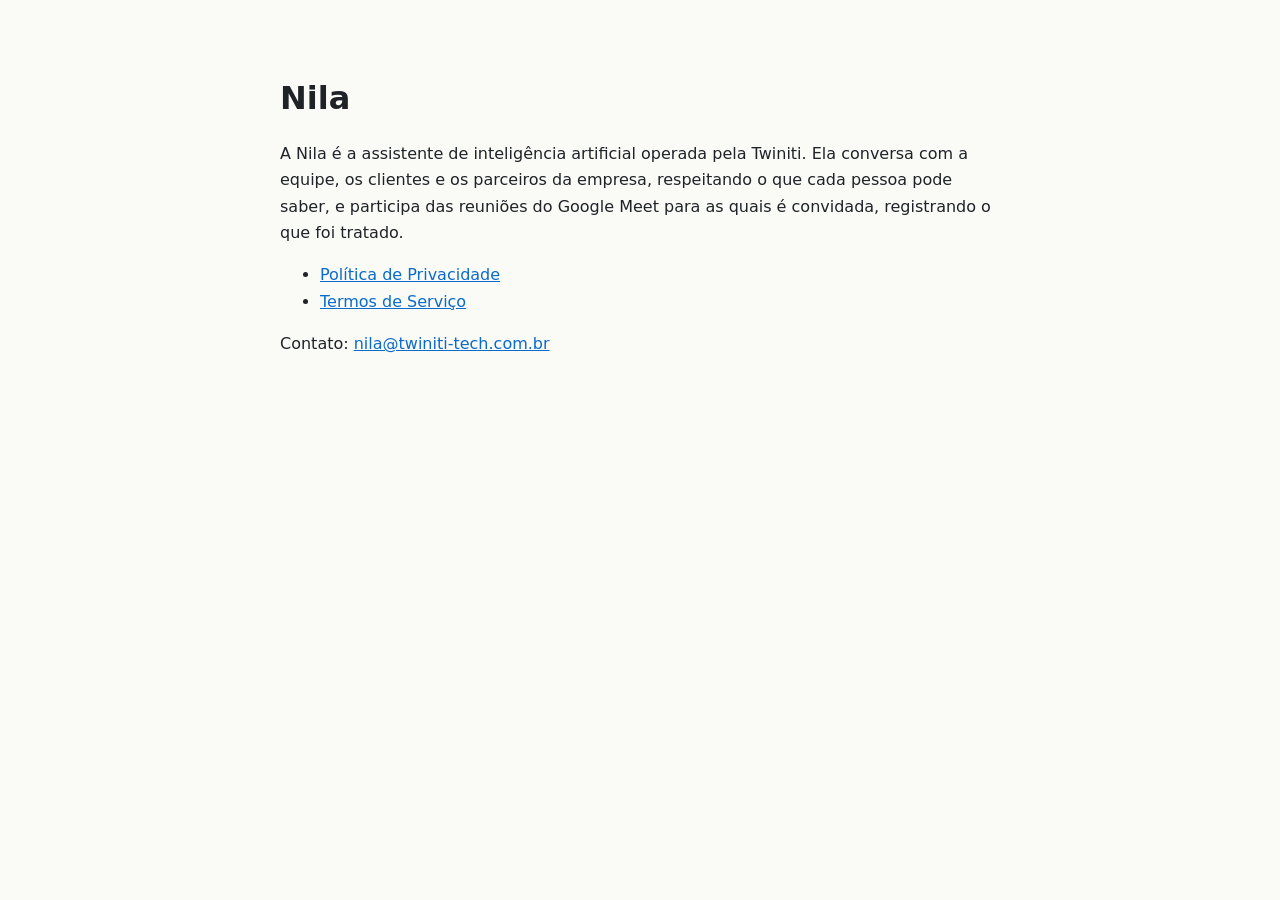
<file: index.html>
<!doctype html>
<html lang="pt-BR">
<head>
<meta charset="utf-8">
<meta name="viewport" content="width=device-width, initial-scale=1">
<title>Nila | Assistente de IA da Twiniti</title>
<link rel="stylesheet" href="style.css">
</head>
<body>
<main>
<h1>Nila</h1>
<p>A Nila é a assistente de inteligência artificial operada pela Twiniti. Ela conversa com a equipe, os clientes e os parceiros da empresa, respeitando o que cada pessoa pode saber, e participa das reuniões do Google Meet para as quais é convidada, registrando o que foi tratado.</p>
<ul>
<li><a href="privacy-policy.html">Política de Privacidade</a></li>
<li><a href="terms-of-service.html">Termos de Serviço</a></li>
</ul>
<p>Contato: <a href="mailto:nila@twiniti-tech.com.br">nila@twiniti-tech.com.br</a></p>
</main>
</body>
</html>
</file>
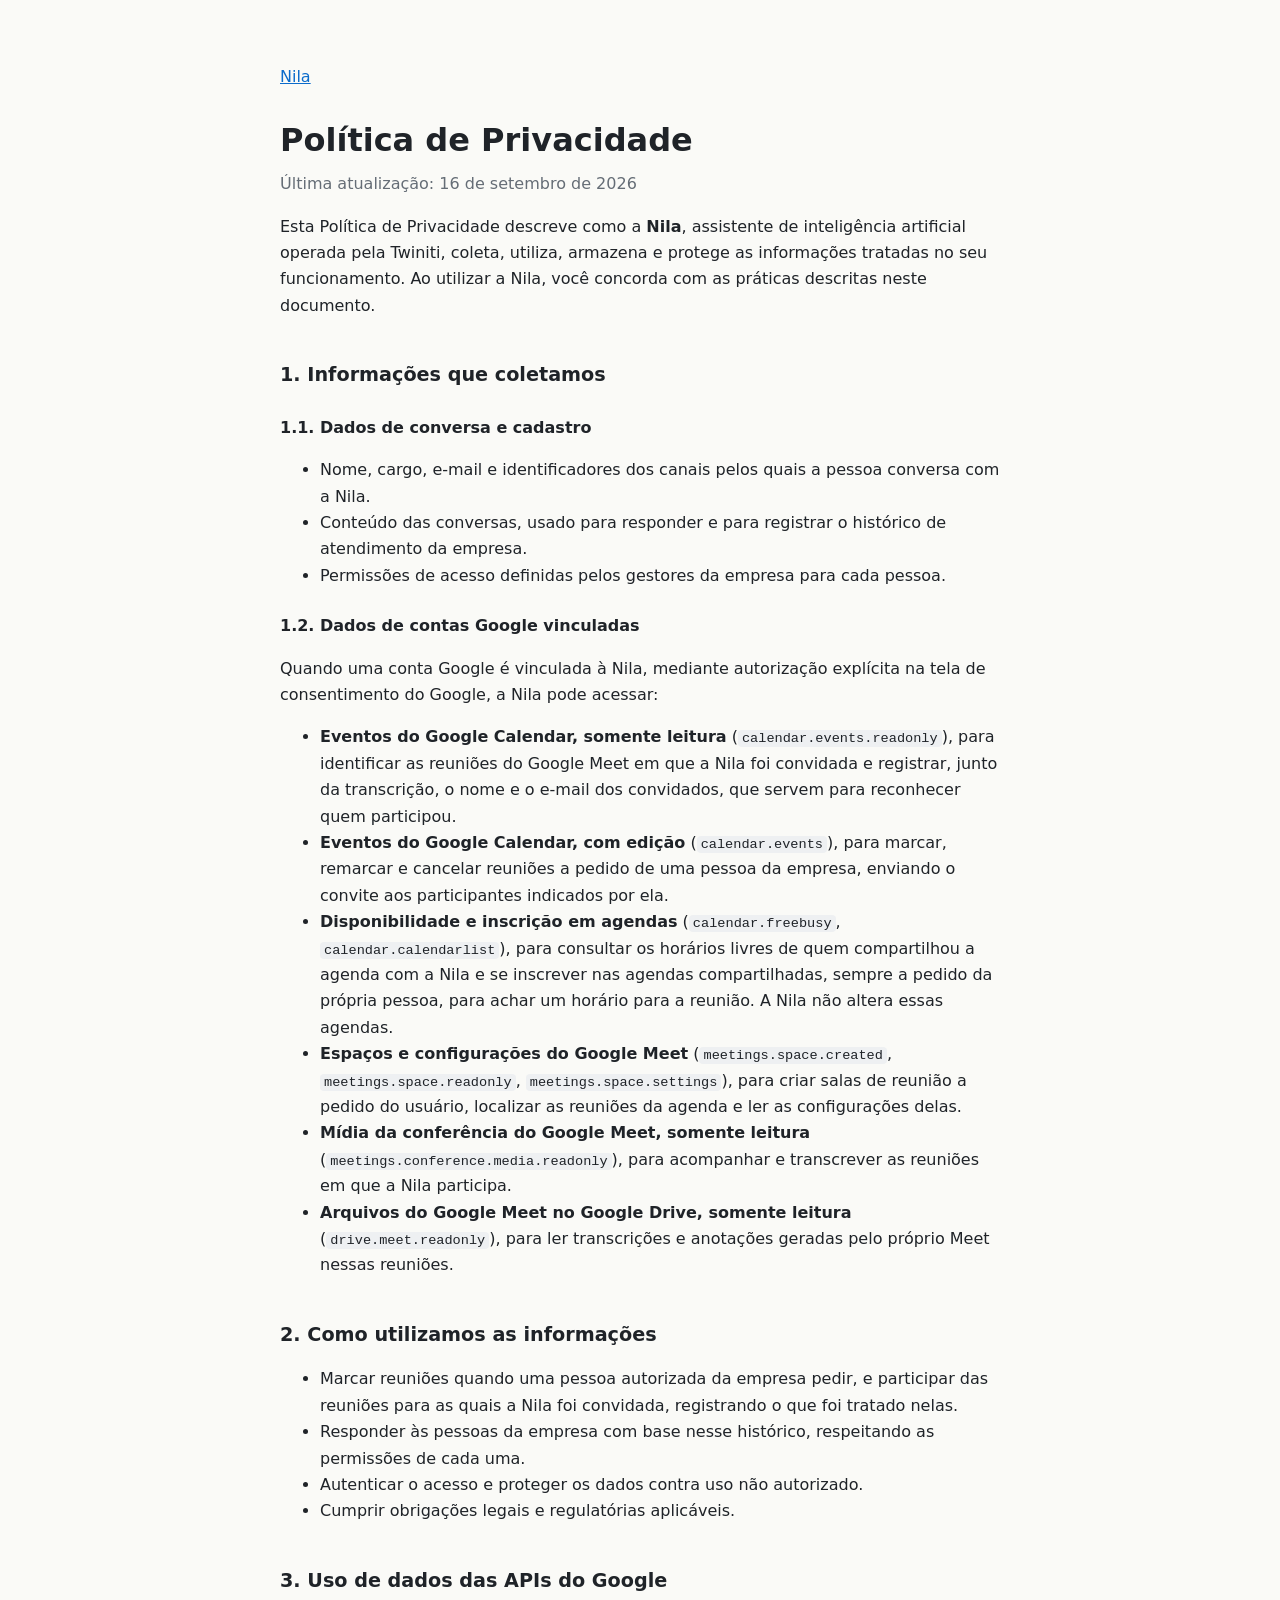
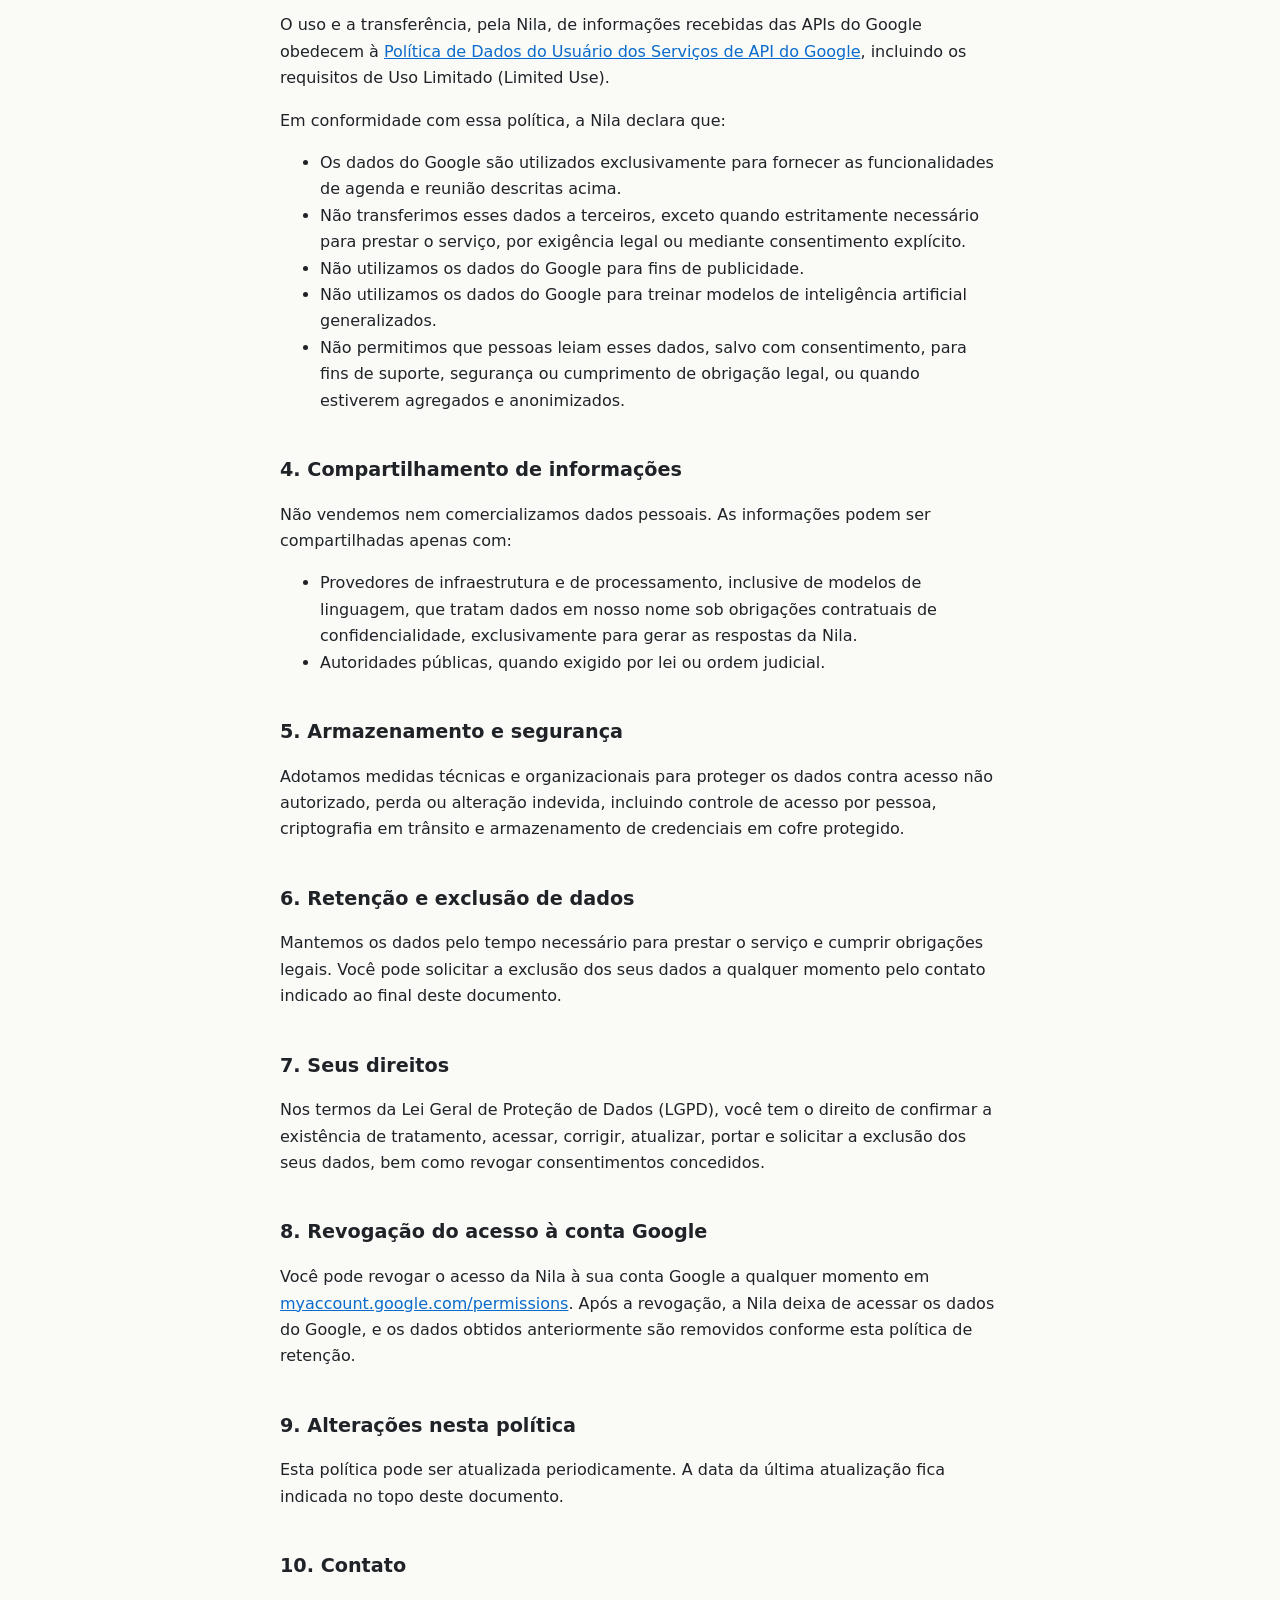
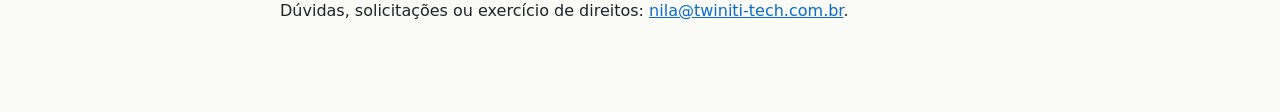
<file: privacy-policy.html>
<!doctype html>
<html lang="pt-BR">
<head>
<meta charset="utf-8">
<meta name="viewport" content="width=device-width, initial-scale=1">
<title>Política de Privacidade | Nila</title>
<link rel="stylesheet" href="style.css">
</head>
<body>
<main>
<p><a href="./">Nila</a></p>
<h1>Política de Privacidade</h1>
<p class="data">Última atualização: 16 de setembro de 2026</p>

<p>Esta Política de Privacidade descreve como a <strong>Nila</strong>, assistente de inteligência artificial operada pela Twiniti, coleta, utiliza, armazena e protege as informações tratadas no seu funcionamento. Ao utilizar a Nila, você concorda com as práticas descritas neste documento.</p>

<h2>1. Informações que coletamos</h2>
<h3>1.1. Dados de conversa e cadastro</h3>
<ul>
<li>Nome, cargo, e-mail e identificadores dos canais pelos quais a pessoa conversa com a Nila.</li>
<li>Conteúdo das conversas, usado para responder e para registrar o histórico de atendimento da empresa.</li>
<li>Permissões de acesso definidas pelos gestores da empresa para cada pessoa.</li>
</ul>
<h3>1.2. Dados de contas Google vinculadas</h3>
<p>Quando uma conta Google é vinculada à Nila, mediante autorização explícita na tela de consentimento do Google, a Nila pode acessar:</p>
<ul>
<li><strong>Eventos do Google Calendar, somente leitura</strong> (<code>calendar.events.readonly</code>), para identificar as reuniões do Google Meet em que a Nila foi convidada e registrar, junto da transcrição, o nome e o e-mail dos convidados, que servem para reconhecer quem participou.</li>
<li><strong>Eventos do Google Calendar, com edição</strong> (<code>calendar.events</code>), para marcar, remarcar e cancelar reuniões a pedido de uma pessoa da empresa, enviando o convite aos participantes indicados por ela.</li>
<li><strong>Disponibilidade e inscrição em agendas</strong> (<code>calendar.freebusy</code>, <code>calendar.calendarlist</code>), para consultar os horários livres de quem compartilhou a agenda com a Nila e se inscrever nas agendas compartilhadas, sempre a pedido da própria pessoa, para achar um horário para a reunião. A Nila não altera essas agendas.</li>
<li><strong>Espaços e configurações do Google Meet</strong> (<code>meetings.space.created</code>, <code>meetings.space.readonly</code>, <code>meetings.space.settings</code>), para criar salas de reunião a pedido do usuário, localizar as reuniões da agenda e ler as configurações delas.</li>
<li><strong>Mídia da conferência do Google Meet, somente leitura</strong> (<code>meetings.conference.media.readonly</code>), para acompanhar e transcrever as reuniões em que a Nila participa.</li>
<li><strong>Arquivos do Google Meet no Google Drive, somente leitura</strong> (<code>drive.meet.readonly</code>), para ler transcrições e anotações geradas pelo próprio Meet nessas reuniões.</li>
</ul>

<h2>2. Como utilizamos as informações</h2>
<ul>
<li>Marcar reuniões quando uma pessoa autorizada da empresa pedir, e participar das reuniões para as quais a Nila foi convidada, registrando o que foi tratado nelas.</li>
<li>Responder às pessoas da empresa com base nesse histórico, respeitando as permissões de cada uma.</li>
<li>Autenticar o acesso e proteger os dados contra uso não autorizado.</li>
<li>Cumprir obrigações legais e regulatórias aplicáveis.</li>
</ul>

<h2>3. Uso de dados das APIs do Google</h2>
<p>O uso e a transferência, pela Nila, de informações recebidas das APIs do Google obedecem à <a href="https://developers.google.com/terms/api-services-user-data-policy">Política de Dados do Usuário dos Serviços de API do Google</a>, incluindo os requisitos de Uso Limitado (Limited Use).</p>
<p>Em conformidade com essa política, a Nila declara que:</p>
<ul>
<li>Os dados do Google são utilizados exclusivamente para fornecer as funcionalidades de agenda e reunião descritas acima.</li>
<li>Não transferimos esses dados a terceiros, exceto quando estritamente necessário para prestar o serviço, por exigência legal ou mediante consentimento explícito.</li>
<li>Não utilizamos os dados do Google para fins de publicidade.</li>
<li>Não utilizamos os dados do Google para treinar modelos de inteligência artificial generalizados.</li>
<li>Não permitimos que pessoas leiam esses dados, salvo com consentimento, para fins de suporte, segurança ou cumprimento de obrigação legal, ou quando estiverem agregados e anonimizados.</li>
</ul>

<h2>4. Compartilhamento de informações</h2>
<p>Não vendemos nem comercializamos dados pessoais. As informações podem ser compartilhadas apenas com:</p>
<ul>
<li>Provedores de infraestrutura e de processamento, inclusive de modelos de linguagem, que tratam dados em nosso nome sob obrigações contratuais de confidencialidade, exclusivamente para gerar as respostas da Nila.</li>
<li>Autoridades públicas, quando exigido por lei ou ordem judicial.</li>
</ul>

<h2>5. Armazenamento e segurança</h2>
<p>Adotamos medidas técnicas e organizacionais para proteger os dados contra acesso não autorizado, perda ou alteração indevida, incluindo controle de acesso por pessoa, criptografia em trânsito e armazenamento de credenciais em cofre protegido.</p>

<h2>6. Retenção e exclusão de dados</h2>
<p>Mantemos os dados pelo tempo necessário para prestar o serviço e cumprir obrigações legais. Você pode solicitar a exclusão dos seus dados a qualquer momento pelo contato indicado ao final deste documento.</p>

<h2>7. Seus direitos</h2>
<p>Nos termos da Lei Geral de Proteção de Dados (LGPD), você tem o direito de confirmar a existência de tratamento, acessar, corrigir, atualizar, portar e solicitar a exclusão dos seus dados, bem como revogar consentimentos concedidos.</p>

<h2>8. Revogação do acesso à conta Google</h2>
<p>Você pode revogar o acesso da Nila à sua conta Google a qualquer momento em <a href="https://myaccount.google.com/permissions">myaccount.google.com/permissions</a>. Após a revogação, a Nila deixa de acessar os dados do Google, e os dados obtidos anteriormente são removidos conforme esta política de retenção.</p>

<h2>9. Alterações nesta política</h2>
<p>Esta política pode ser atualizada periodicamente. A data da última atualização fica indicada no topo deste documento.</p>

<h2>10. Contato</h2>
<p>Dúvidas, solicitações ou exercício de direitos: <a href="mailto:nila@twiniti-tech.com.br">nila@twiniti-tech.com.br</a>.</p>
</main>
</body>
</html>
</file>
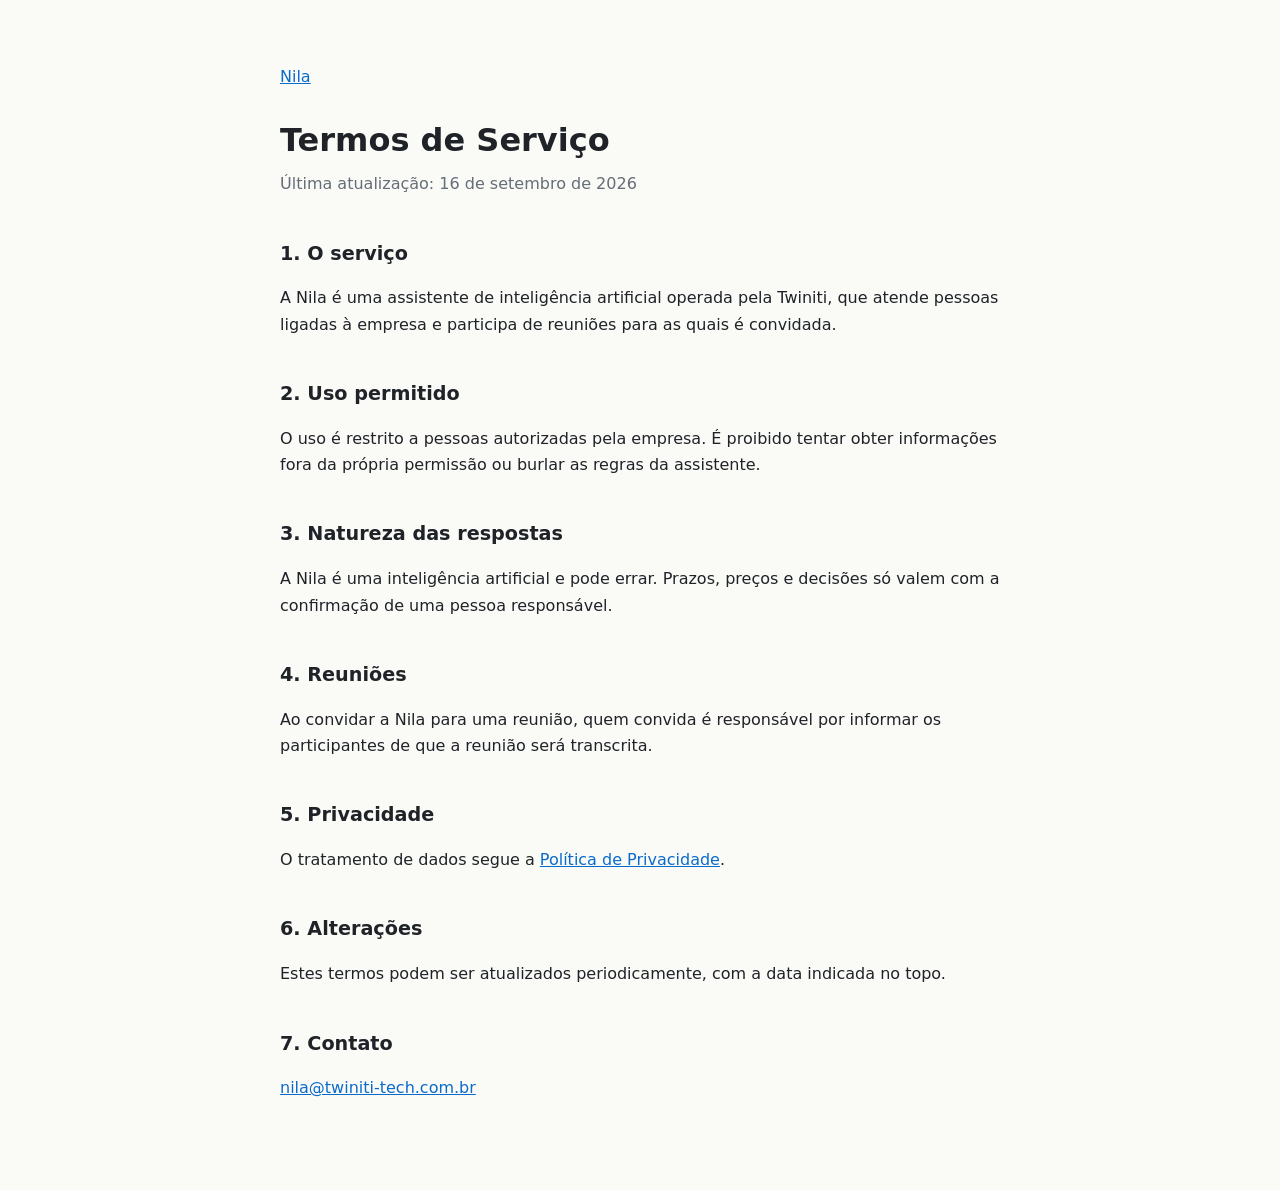
<file: terms-of-service.html>
<!doctype html>
<html lang="pt-BR">
<head>
<meta charset="utf-8">
<meta name="viewport" content="width=device-width, initial-scale=1">
<title>Termos de Serviço | Nila</title>
<link rel="stylesheet" href="style.css">
</head>
<body>
<main>
<p><a href="./">Nila</a></p>
<h1>Termos de Serviço</h1>
<p class="data">Última atualização: 16 de setembro de 2026</p>

<h2>1. O serviço</h2>
<p>A Nila é uma assistente de inteligência artificial operada pela Twiniti, que atende pessoas ligadas à empresa e participa de reuniões para as quais é convidada.</p>

<h2>2. Uso permitido</h2>
<p>O uso é restrito a pessoas autorizadas pela empresa. É proibido tentar obter informações fora da própria permissão ou burlar as regras da assistente.</p>

<h2>3. Natureza das respostas</h2>
<p>A Nila é uma inteligência artificial e pode errar. Prazos, preços e decisões só valem com a confirmação de uma pessoa responsável.</p>

<h2>4. Reuniões</h2>
<p>Ao convidar a Nila para uma reunião, quem convida é responsável por informar os participantes de que a reunião será transcrita.</p>

<h2>5. Privacidade</h2>
<p>O tratamento de dados segue a <a href="privacy-policy.html">Política de Privacidade</a>.</p>

<h2>6. Alterações</h2>
<p>Estes termos podem ser atualizados periodicamente, com a data indicada no topo.</p>

<h2>7. Contato</h2>
<p><a href="mailto:nila@twiniti-tech.com.br">nila@twiniti-tech.com.br</a></p>
</main>
</body>
</html>
</file>
<file: style.css>
body { margin: 0; font: 16px/1.65 system-ui, -apple-system, "Segoe UI", sans-serif; color: #1f2328; background: #fafaf7; }
main { max-width: 720px; margin: 0 auto; padding: 48px 24px 72px; }
h1 { font-size: 2rem; margin: 24px 0 4px; }
h2 { font-size: 1.2rem; margin: 40px 0 8px; }
h3 { font-size: 1rem; margin: 24px 0 4px; }
.data { color: #656d76; margin-top: 0; }
a { color: #0b6bcb; }
code { font-size: .85em; background: #eef0f2; padding: 1px 4px; border-radius: 4px; }
</file>
